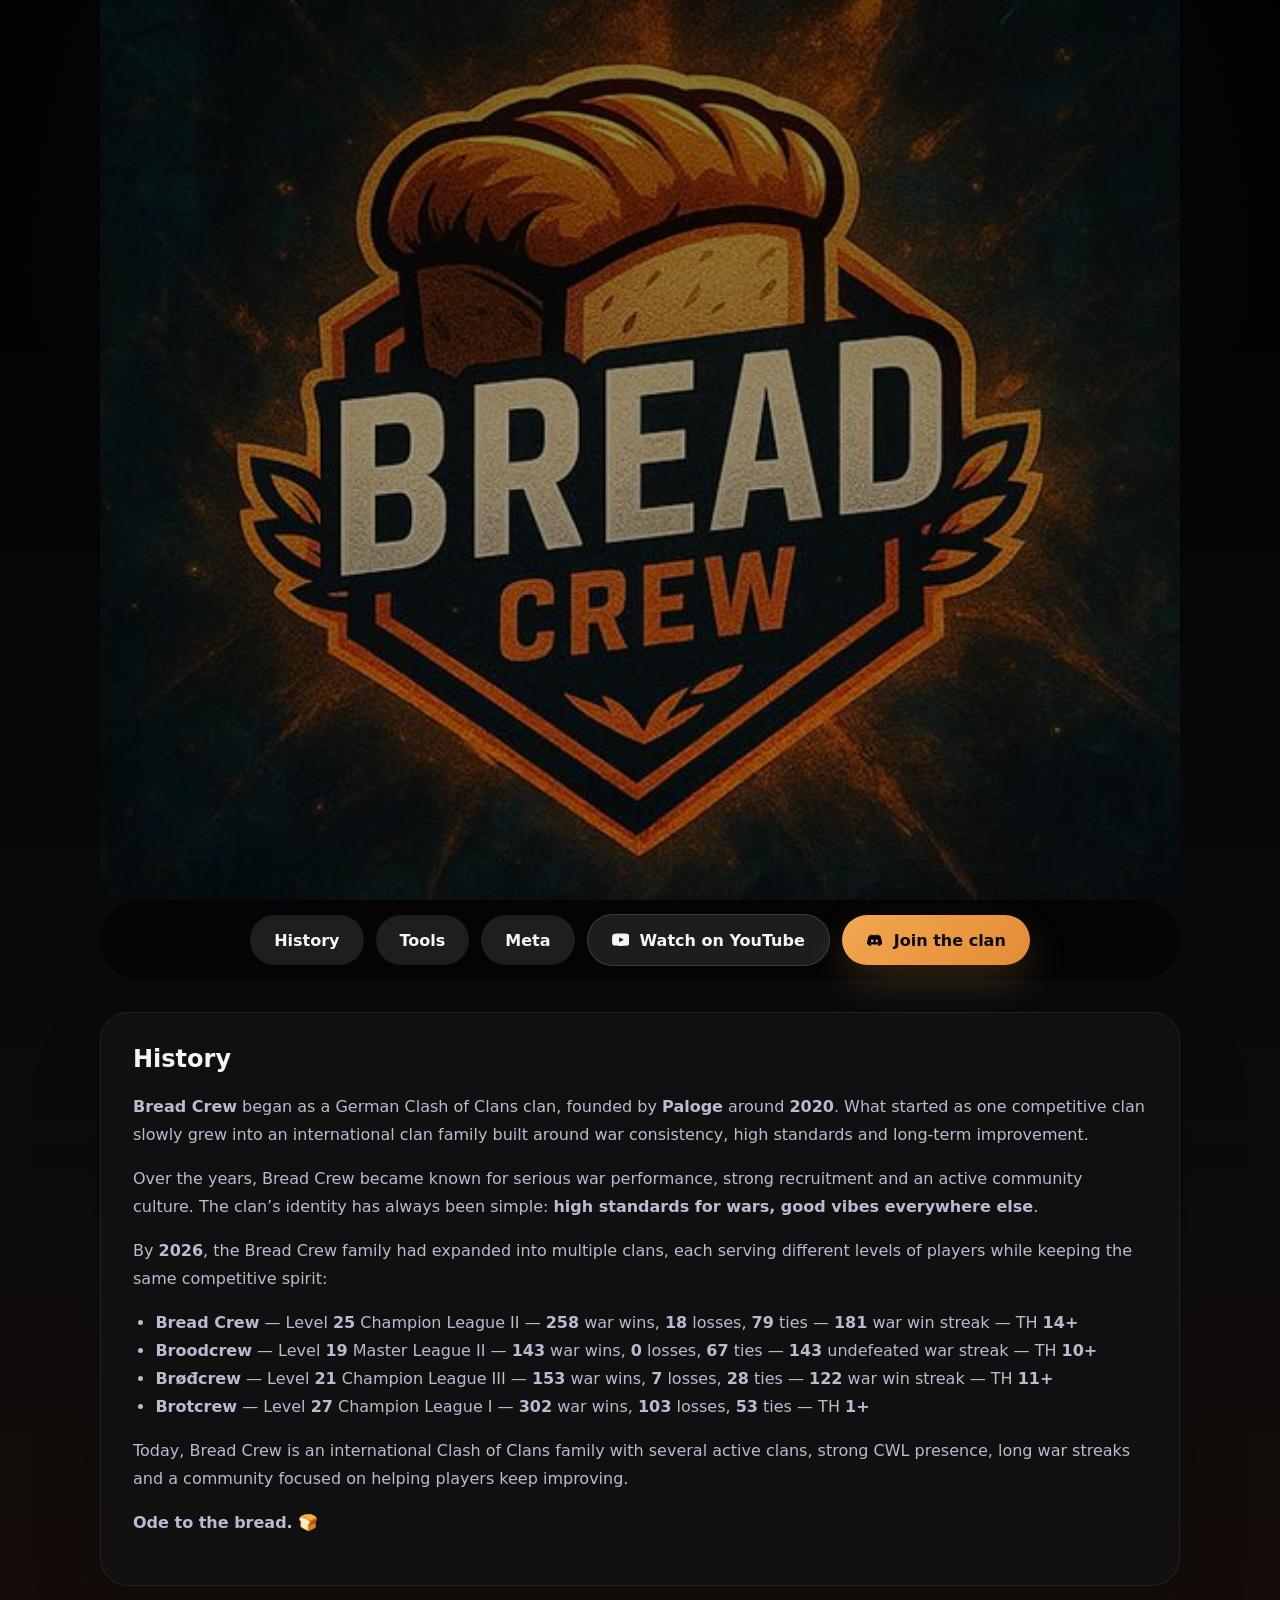
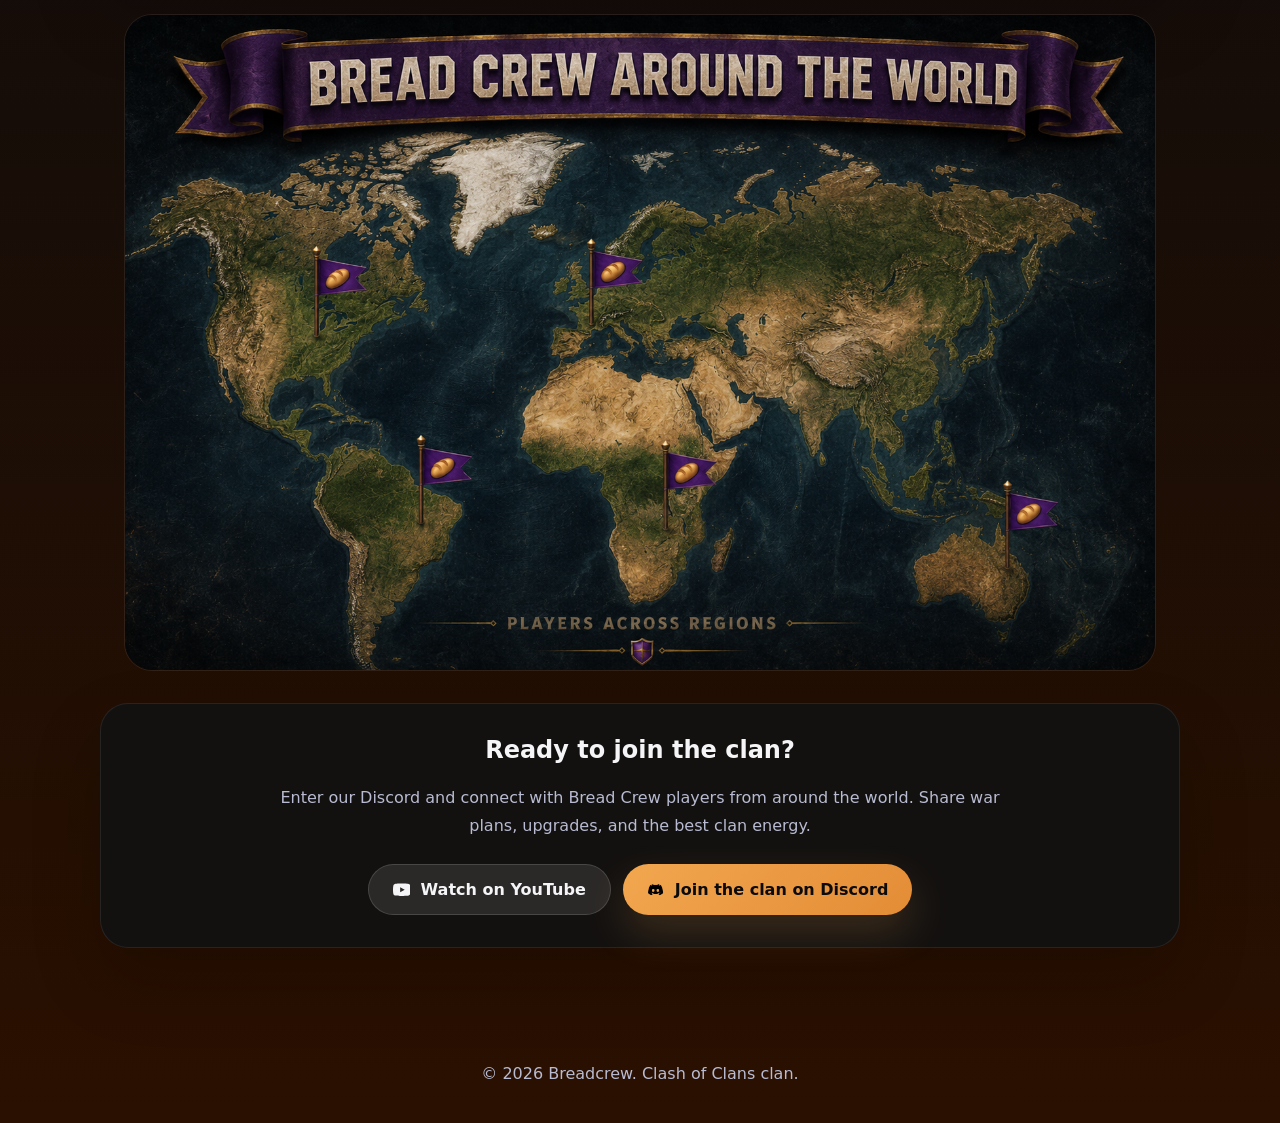
<file: index.html>
<!DOCTYPE html>
<html lang="en-US">
<head>
  <meta charset="UTF-8" />
  <meta name="viewport" content="width=device-width, initial-scale=1.0" />
  <title>Bread Crew | Clash of Clans Clan</title>
  <link rel="icon" type="image/png" href="favicon.png" />
  <link rel="stylesheet" href="styles.css" />
</head>
<body>
  <main>
    <section class="hero"></section>

    <nav class="nav-menu">
      <a class="button" href="#history">History</a>
      <a class="button" href="tools.html">Tools</a>
      <a class="button" href="meta.html">Meta</a>
      <a class="button button-secondary youtube-button" href="https://www.youtube.com/channel/UCLmD2WN4v5698R3k-Q07QJw" target="_blank" rel="noopener noreferrer" aria-label="Watch on YouTube">
        <svg class="youtube-icon" viewBox="0 0 24 24" aria-hidden="true">
          <path d="M23.5 6.2a3.01 3.01 0 0 0-2.12-2.12C19.56 3.5 12 3.5 12 3.5s-7.56 0-9.38.58A3.01 3.01 0 0 0 .5 6.2 31.3 31.3 0 0 0 0 12a31.3 31.3 0 0 0 .5 5.8 3.01 3.01 0 0 0 2.12 2.12c1.82.58 9.38.58 9.38.58s7.56 0 9.38-.58a3.01 3.01 0 0 0 2.12-2.12A31.3 31.3 0 0 0 24 12a31.3 31.3 0 0 0-.5-5.8ZM9.75 15.5V8.5l6.25 3.5-6.25 3.5Z" fill="currentColor"/>
        </svg>
        <span>Watch on YouTube</span>
      </a>
      <a class="button button-primary discord-button" href="https://discord.com/invite/breadcrew" target="_blank" rel="noopener noreferrer" aria-label="Join the clan on Discord">
        <img class="discord-icon" src="discord-icon.png" alt="Discord" />
        <span>Join the clan</span>
      </a>
    </nav>

    <section id="history" class="content-block">
      <h2>History</h2>
      <p><strong>Bread Crew</strong> began as a German Clash of Clans clan, founded by <strong>Paloge</strong> around <strong>2020</strong>. What started as one competitive clan slowly grew into an international clan family built around war consistency, high standards and long-term improvement.</p>
      <p>Over the years, Bread Crew became known for serious war performance, strong recruitment and an active community culture. The clan’s identity has always been simple: <strong>high standards for wars, good vibes everywhere else</strong>.</p>
      <p>By <strong>2026</strong>, the Bread Crew family had expanded into multiple clans, each serving different levels of players while keeping the same competitive spirit:</p>
      <ul>
        <li><strong>Bread Crew</strong> — Level <strong>25</strong> Champion League II — <strong>258</strong> war wins, <strong>18</strong> losses, <strong>79</strong> ties — <strong>181</strong> war win streak — TH <strong>14+</strong></li>
        <li><strong>Broodcrew</strong> — Level <strong>19</strong> Master League II — <strong>143</strong> war wins, <strong>0</strong> losses, <strong>67</strong> ties — <strong>143</strong> undefeated war streak — TH <strong>10+</strong></li>
        <li><strong>Brøđcrew</strong> — Level <strong>21</strong> Champion League III — <strong>153</strong> war wins, <strong>7</strong> losses, <strong>28</strong> ties — <strong>122</strong> war win streak — TH <strong>11+</strong></li>
        <li><strong>Brotcrew</strong> — Level <strong>27</strong> Champion League I — <strong>302</strong> war wins, <strong>103</strong> losses, <strong>53</strong> ties — TH <strong>1+</strong></li>
      </ul>
      <p>Today, Bread Crew is an international Clash of Clans family with several active clans, strong CWL presence, long war streaks and a community focused on helping players keep improving.</p>
      <p><strong>Ode to the bread. 🍞</strong></p>
    </section>

    <section class="map-section">
      <img src="map.png" alt="Bread Crew map showing players around the world" />
    </section>

    <section class="cta-block content-block">
      <h2>Ready to join the clan?</h2>
      <p>Enter our Discord and connect with Bread Crew players from around the world. Share war plans, upgrades, and the best clan energy.</p>
      <div class="cta-actions">
        <a class="button button-secondary youtube-button" href="https://www.youtube.com/channel/UCLmD2WN4v5698R3k-Q07QJw" target="_blank" rel="noopener noreferrer" aria-label="Watch on YouTube">
          <svg class="youtube-icon" viewBox="0 0 24 24" aria-hidden="true">
            <path d="M23.5 6.2a3.01 3.01 0 0 0-2.12-2.12C19.56 3.5 12 3.5 12 3.5s-7.56 0-9.38.58A3.01 3.01 0 0 0 .5 6.2 31.3 31.3 0 0 0 0 12a31.3 31.3 0 0 0 .5 5.8 3.01 3.01 0 0 0 2.12 2.12c1.82.58 9.38.58 9.38.58s7.56 0 9.38-.58a3.01 3.01 0 0 0 2.12-2.12A31.3 31.3 0 0 0 24 12a31.3 31.3 0 0 0-.5-5.8ZM9.75 15.5V8.5l6.25 3.5-6.25 3.5Z" fill="currentColor"/>
          </svg>
          <span>Watch on YouTube</span>
        </a>
        <a class="button button-primary discord-button" href="https://discord.com/invite/breadcrew" target="_blank" rel="noopener noreferrer" aria-label="Join the clan on Discord">
          <img class="discord-icon" src="discord-icon.png" alt="Discord" />
          <span>Join the clan on Discord</span>
        </a>
      </div>
    </section>
  </main>

  <footer class="site-footer">
    <p>© 2026 Breadcrew. Clash of Clans clan.</p>
  </footer>
</body>
</html>
</file>
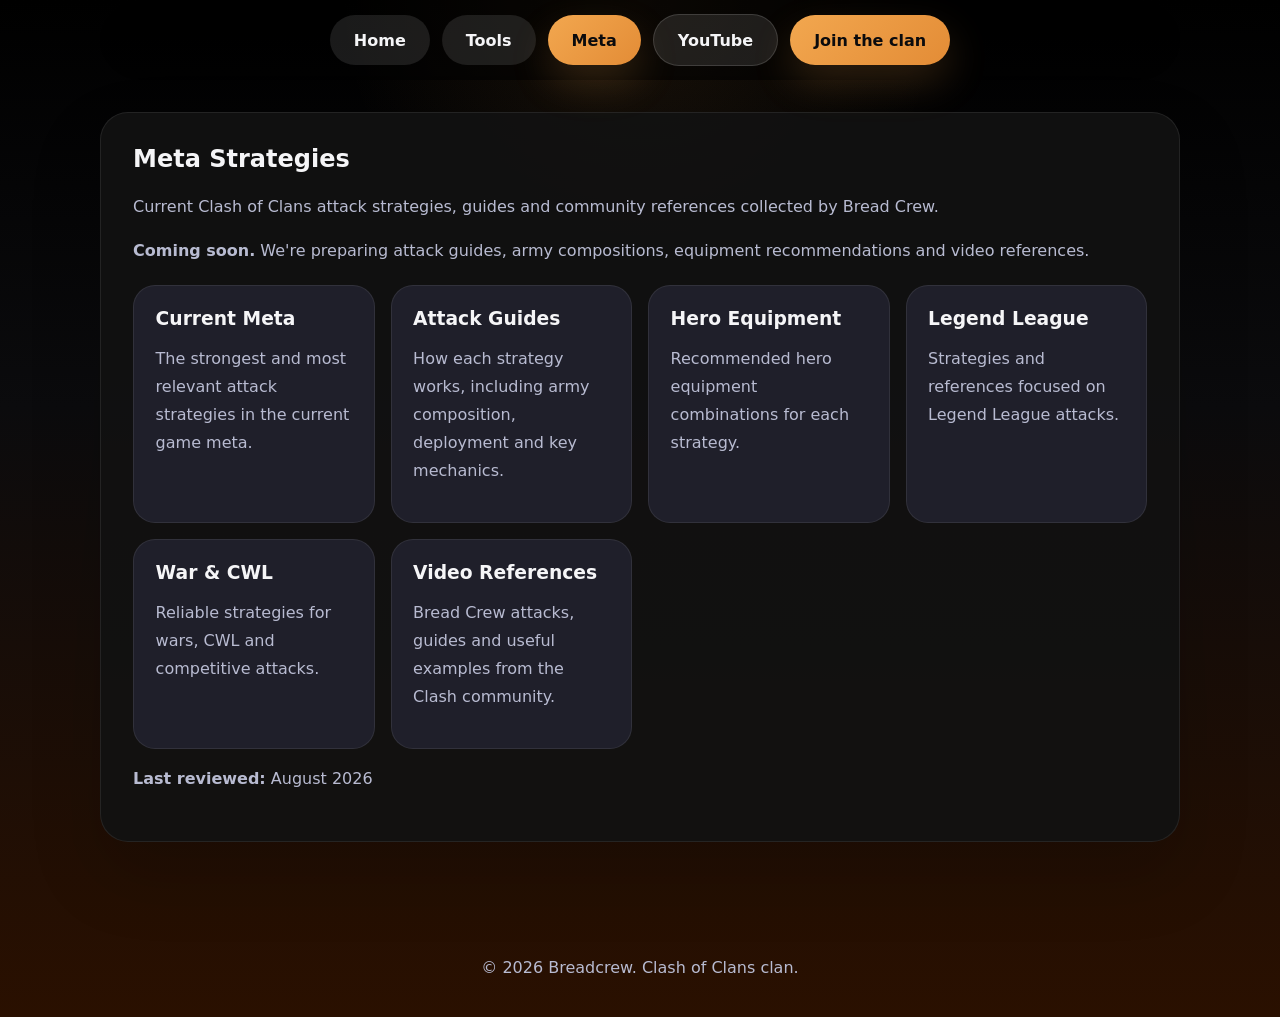
<file: meta.html>
<!DOCTYPE html>
<html lang="en-US">
<head>
  <meta charset="UTF-8" />
  <meta name="viewport" content="width=device-width, initial-scale=1.0" />
  <title>Meta Strategies | Bread Crew</title>
  <link rel="icon" type="image/png" href="favicon.png" />
  <link rel="stylesheet" href="styles.css" />
</head>

<body>
  <main>

    <nav class="nav-menu">
      <a class="button" href="index.html">Home</a>
      <a class="button" href="tools.html">Tools</a>
      <a class="button button-primary" href="meta.html">Meta</a>
      <a class="button button-secondary"
         href="https://www.youtube.com/channel/UCLmD2WN4v5698R3k-Q07QJw"
         target="_blank"
         rel="noopener noreferrer">
        YouTube
      </a>
      <a class="button button-primary"
         href="https://discord.com/invite/breadcrew"
         target="_blank"
         rel="noopener noreferrer">
        Join the clan
      </a>
    </nav>

    <section class="content-block">
      <h2>Meta Strategies</h2>

      <p>
        Current Clash of Clans attack strategies,
        guides and community references collected by Bread Crew.
      </p>

      <p>
        <strong>Coming soon.</strong>
        We're preparing attack guides, army compositions,
        equipment recommendations and video references.
      </p>

      <div class="cards">

        <article class="card">
          <h3>Current Meta</h3>
          <p>
            The strongest and most relevant attack
            strategies in the current game meta.
          </p>
        </article>

        <article class="card">
          <h3>Attack Guides</h3>
          <p>
            How each strategy works, including army composition,
            deployment and key mechanics.
          </p>
        </article>

        <article class="card">
          <h3>Hero Equipment</h3>
          <p>
            Recommended hero equipment combinations
            for each strategy.
          </p>
        </article>

        <article class="card">
          <h3>Legend League</h3>
          <p>
            Strategies and references focused
            on Legend League attacks.
          </p>
        </article>

        <article class="card">
          <h3>War & CWL</h3>
          <p>
            Reliable strategies for wars,
            CWL and competitive attacks.
          </p>
        </article>

        <article class="card">
          <h3>Video References</h3>
          <p>
            Bread Crew attacks, guides and useful
            examples from the Clash community.
          </p>
        </article>

      </div>

      <p>
        <strong>Last reviewed:</strong> August 2026
      </p>
    </section>

  </main>

  <footer class="site-footer">
    <p>© 2026 Breadcrew. Clash of Clans clan.</p>
  </footer>

</body>
</html>
</file>
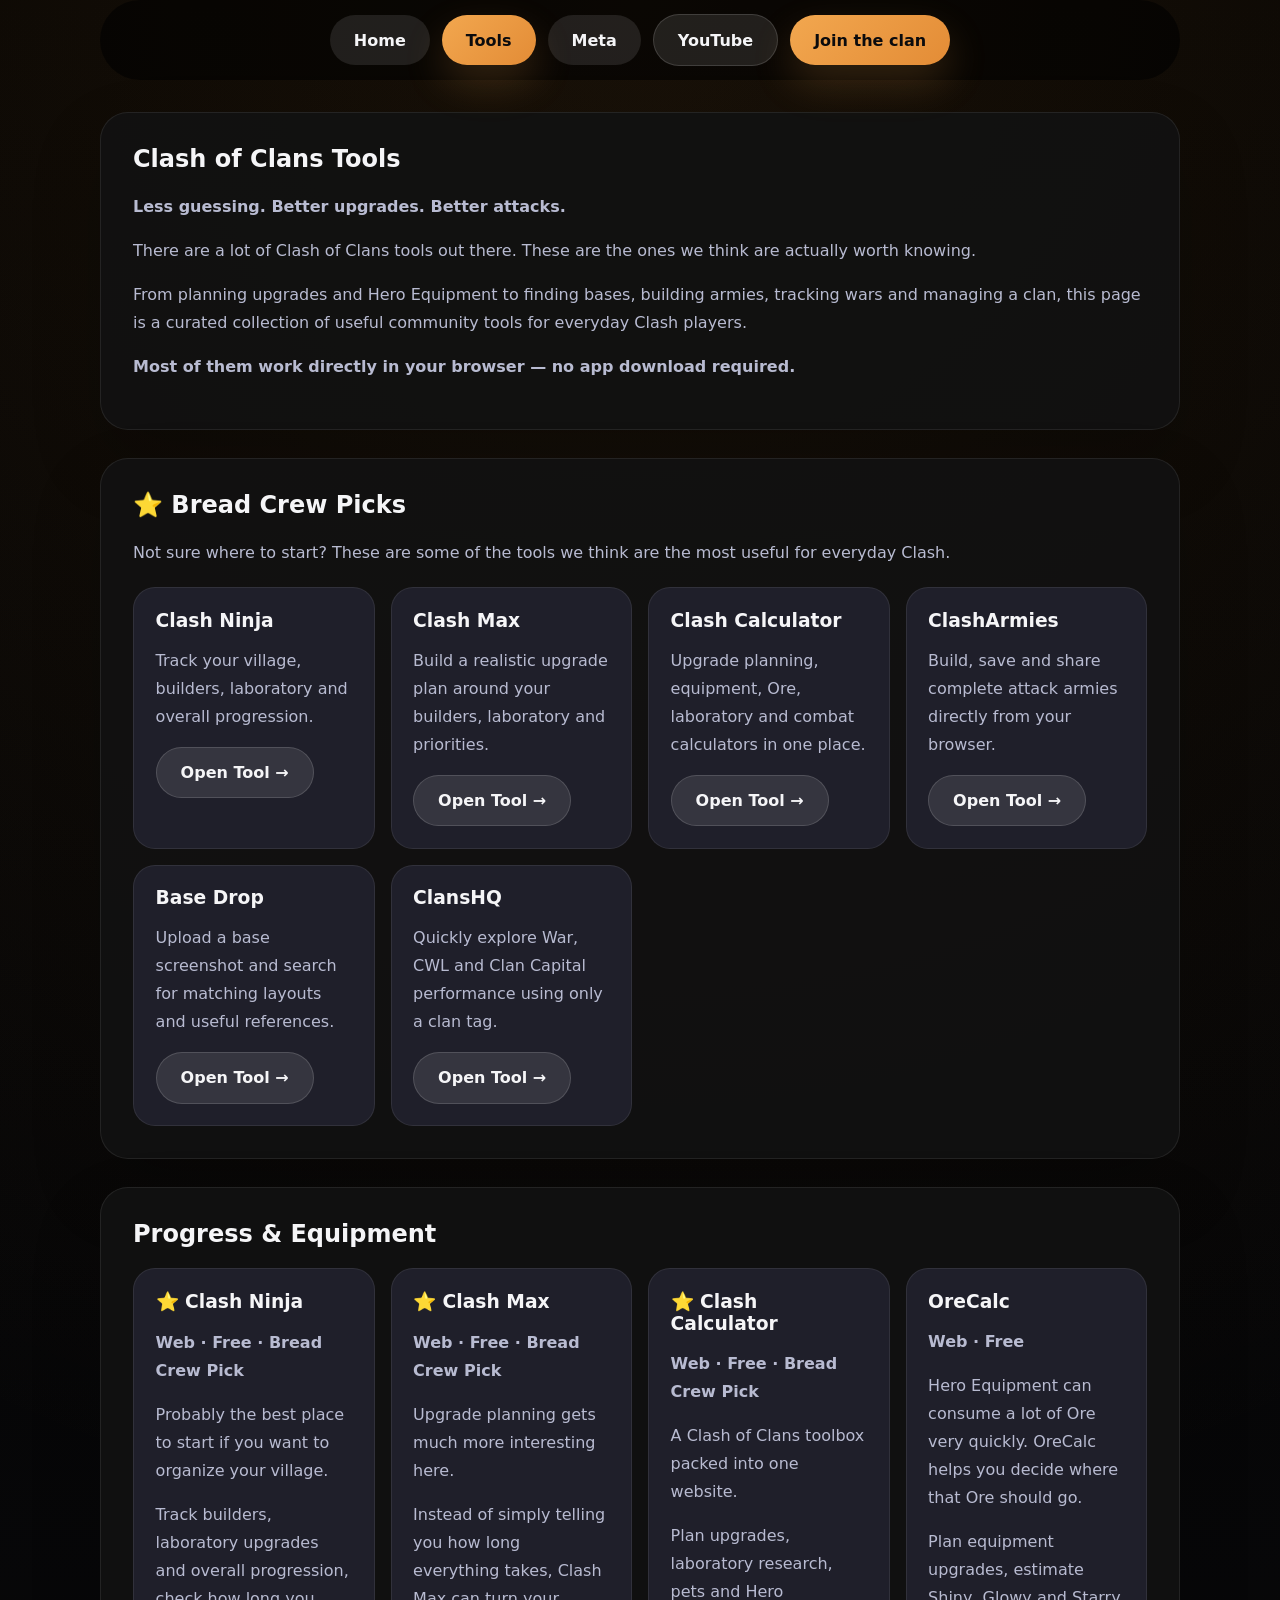
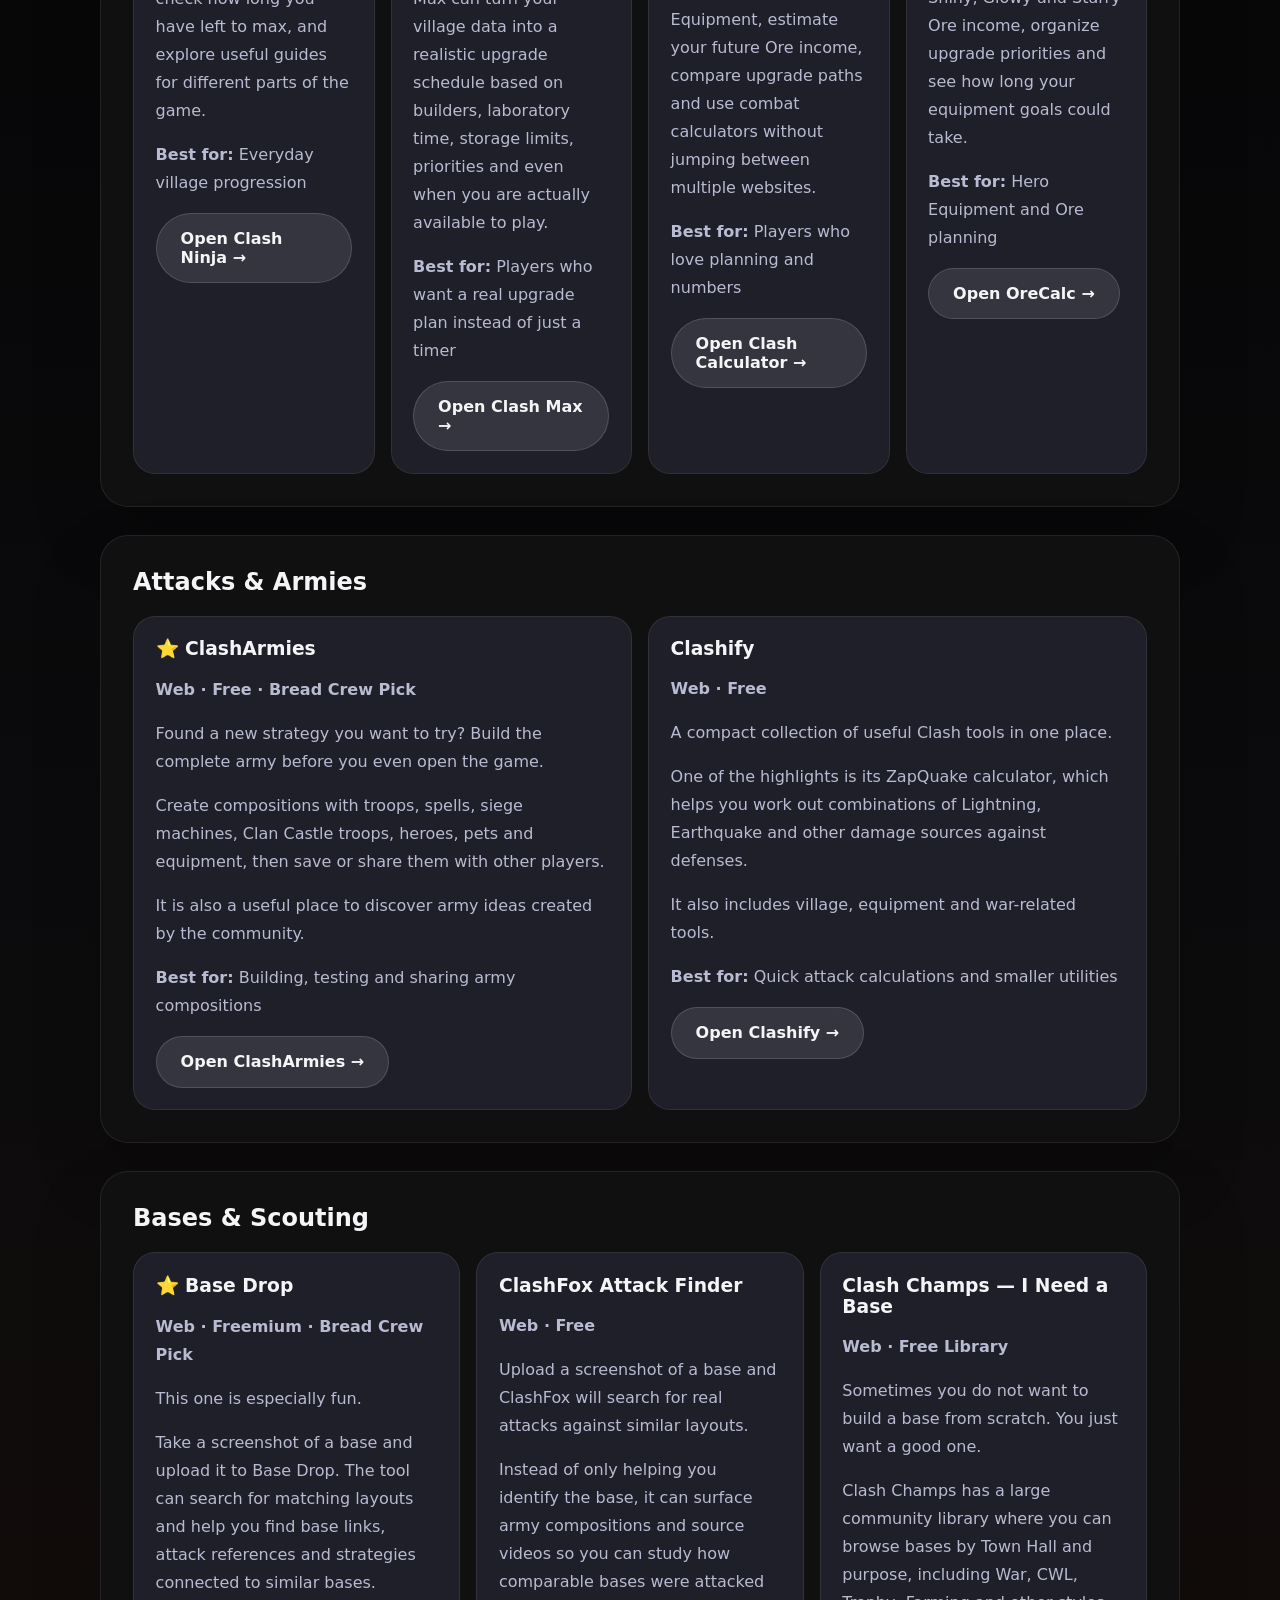
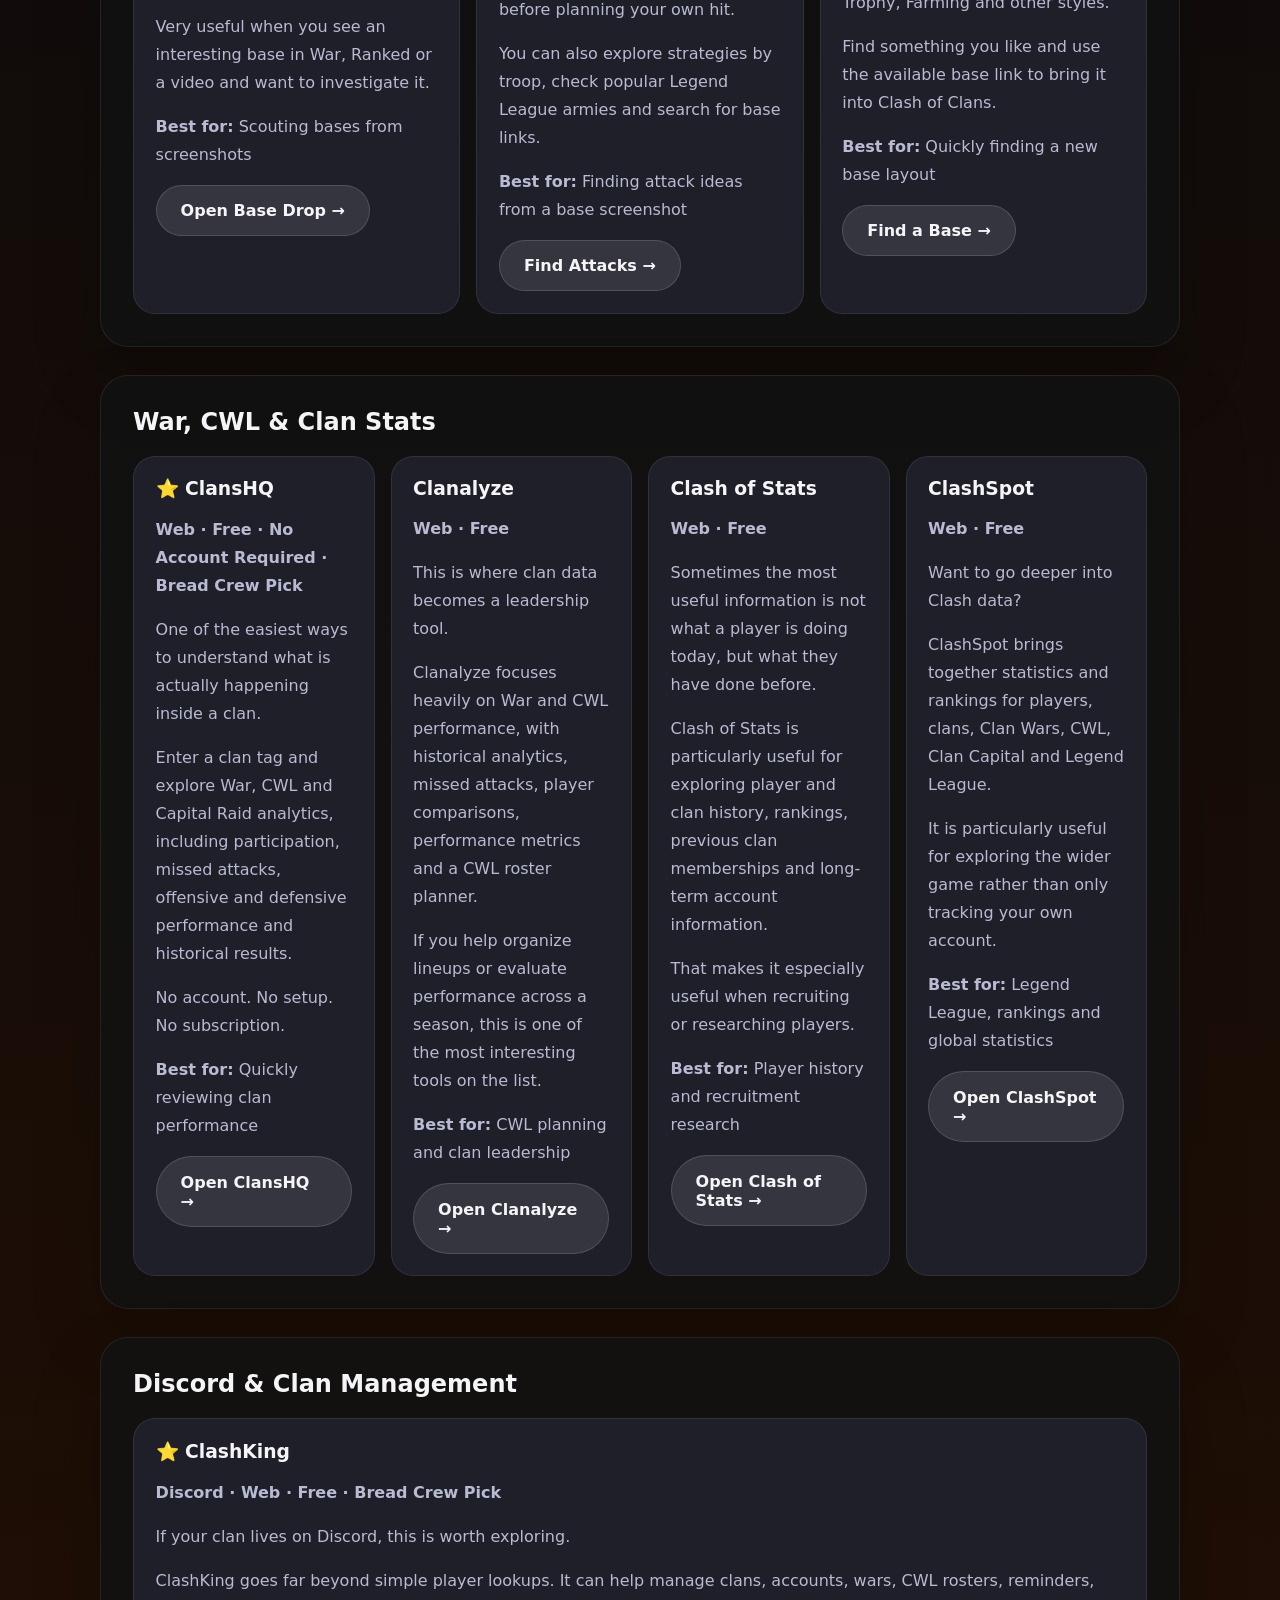
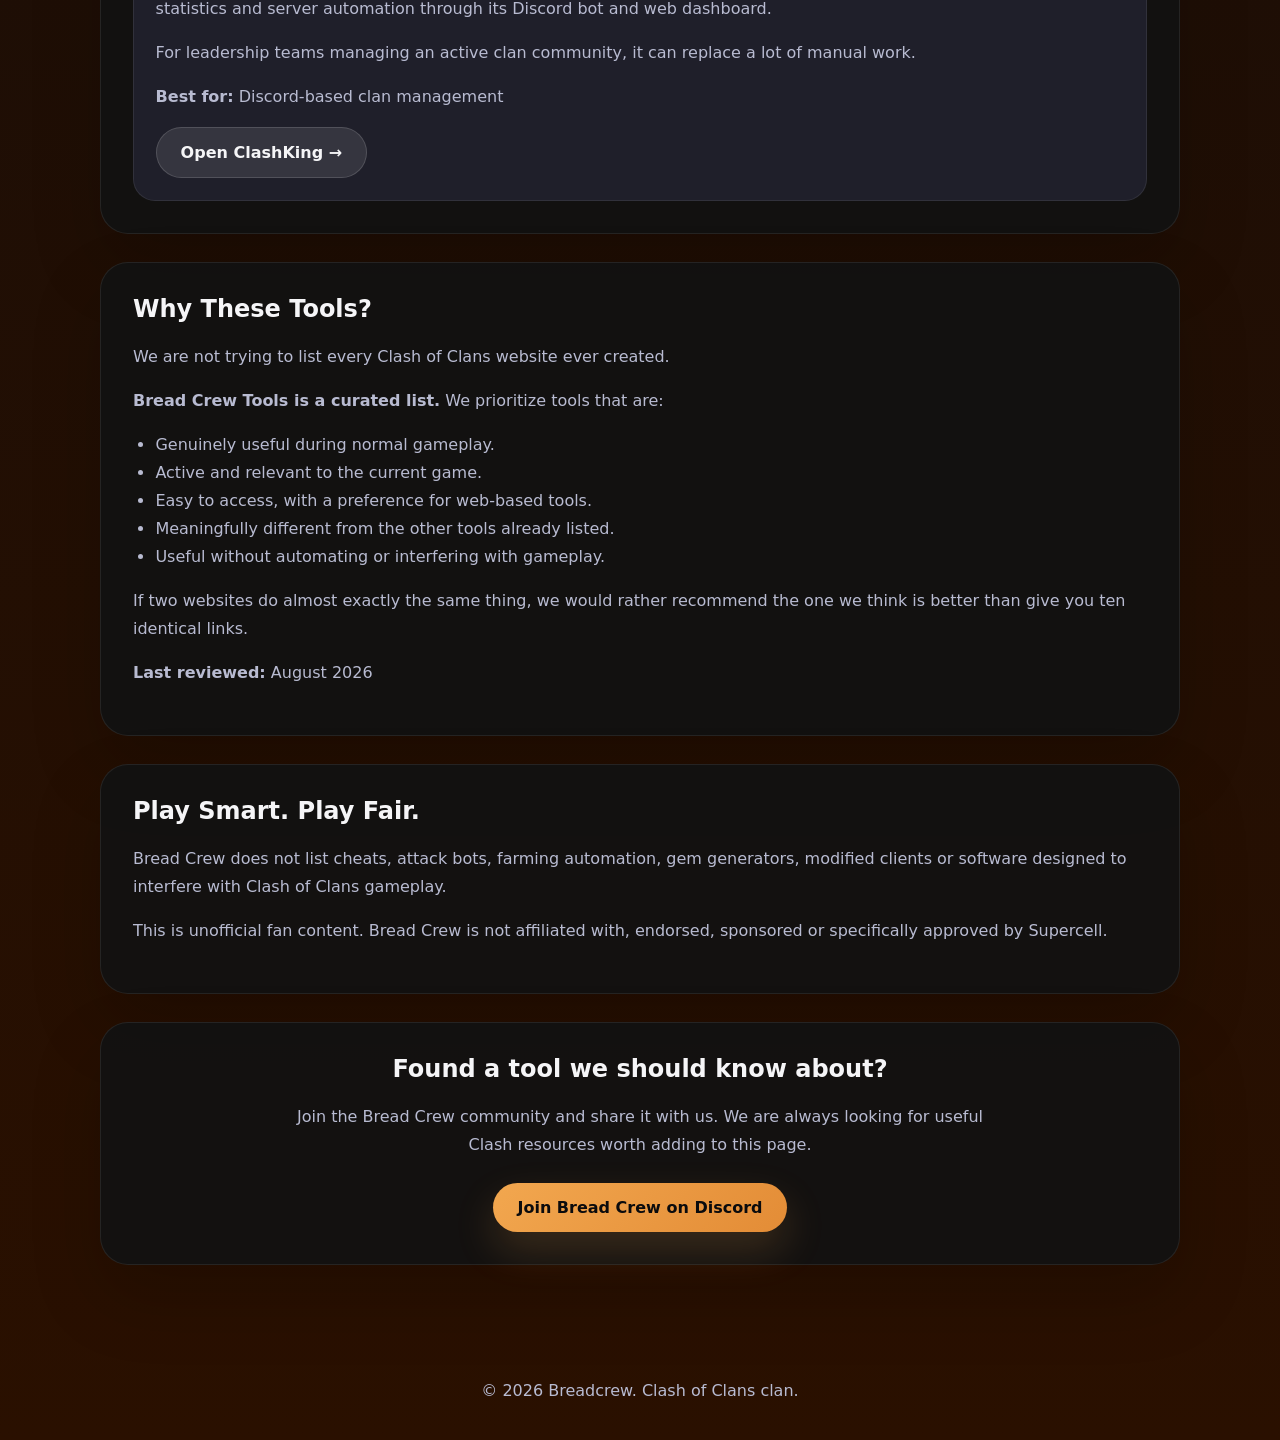
<file: tools.html>
<!DOCTYPE html>
<html lang="en-US">
<head>
  <meta charset="UTF-8" />
  <meta name="viewport" content="width=device-width, initial-scale=1.0" />

  <title>Clash of Clans Tools | Bread Crew</title>

  <meta
    name="description"
    content="A curated collection of useful Clash of Clans tools for upgrades, armies, bases, wars, CWL, clan management and more."
  />

  <link rel="icon" type="image/png" href="favicon.png" />
  <link rel="stylesheet" href="styles.css" />
</head>

<body>

  <main>

    <!-- Navigation -->
    <nav class="nav-menu">
      <a class="button" href="index.html">Home</a>

      <a class="button button-primary" href="tools.html">
        Tools
      </a>

      <a class="button" href="meta.html">
        Meta
      </a>

      <a
        class="button button-secondary"
        href="https://www.youtube.com/channel/UCLmD2WN4v5698R3k-Q07QJw"
        target="_blank"
        rel="noopener noreferrer"
      >
        YouTube
      </a>

      <a
        class="button button-primary"
        href="https://discord.com/invite/breadcrew"
        target="_blank"
        rel="noopener noreferrer"
      >
        Join the clan
      </a>
    </nav>


    <!-- Introduction -->
    <section class="content-block">

      <h2>Clash of Clans Tools</h2>

      <p>
        <strong>Less guessing. Better upgrades. Better attacks.</strong>
      </p>

      <p>
        There are a lot of Clash of Clans tools out there.
        These are the ones we think are actually worth knowing.
      </p>

      <p>
        From planning upgrades and Hero Equipment to finding bases,
        building armies, tracking wars and managing a clan,
        this page is a curated collection of useful community tools
        for everyday Clash players.
      </p>

      <p>
        <strong>
          Most of them work directly in your browser — no app download required.
        </strong>
      </p>

    </section>


    <!-- Bread Crew Picks -->
    <section class="content-block">

      <h2>⭐ Bread Crew Picks</h2>

      <p>
        Not sure where to start? These are some of the tools
        we think are the most useful for everyday Clash.
      </p>

      <div class="cards">

        <article class="card">
          <h3>Clash Ninja</h3>
          <p>
            Track your village, builders, laboratory and overall progression.
          </p>
          <a
            class="button button-secondary"
            href="https://www.clash.ninja/"
            target="_blank"
            rel="noopener noreferrer"
          >
            Open Tool →
          </a>
        </article>


        <article class="card">
          <h3>Clash Max</h3>
          <p>
            Build a realistic upgrade plan around your builders,
            laboratory and priorities.
          </p>
          <a
            class="button button-secondary"
            href="https://clashmax.org/"
            target="_blank"
            rel="noopener noreferrer"
          >
            Open Tool →
          </a>
        </article>


        <article class="card">
          <h3>Clash Calculator</h3>
          <p>
            Upgrade planning, equipment, Ore, laboratory
            and combat calculators in one place.
          </p>
          <a
            class="button button-secondary"
            href="https://clashcalculator.com/"
            target="_blank"
            rel="noopener noreferrer"
          >
            Open Tool →
          </a>
        </article>


        <article class="card">
          <h3>ClashArmies</h3>
          <p>
            Build, save and share complete attack armies
            directly from your browser.
          </p>
          <a
            class="button button-secondary"
            href="https://clasharmies.com/"
            target="_blank"
            rel="noopener noreferrer"
          >
            Open Tool →
          </a>
        </article>


        <article class="card">
          <h3>Base Drop</h3>
          <p>
            Upload a base screenshot and search for matching layouts
            and useful references.
          </p>
          <a
            class="button button-secondary"
            href="https://cocbasedrop.com/"
            target="_blank"
            rel="noopener noreferrer"
          >
            Open Tool →
          </a>
        </article>


        <article class="card">
          <h3>ClansHQ</h3>
          <p>
            Quickly explore War, CWL and Clan Capital performance
            using only a clan tag.
          </p>
          <a
            class="button button-secondary"
            href="https://clans-hq.com/"
            target="_blank"
            rel="noopener noreferrer"
          >
            Open Tool →
          </a>
        </article>

      </div>

    </section>


    <!-- Progress -->
    <section class="content-block">

      <h2>Progress & Equipment</h2>

      <div class="cards">

        <article class="card">

          <h3>⭐ Clash Ninja</h3>

          <p>
            <strong>Web · Free · Bread Crew Pick</strong>
          </p>

          <p>
            Probably the best place to start if you want to organize
            your village.
          </p>

          <p>
            Track builders, laboratory upgrades and overall progression,
            check how long you have left to max, and explore useful guides
            for different parts of the game.
          </p>

          <p>
            <strong>Best for:</strong>
            Everyday village progression
          </p>

          <a
            class="button button-secondary"
            href="https://www.clash.ninja/"
            target="_blank"
            rel="noopener noreferrer"
          >
            Open Clash Ninja →
          </a>

        </article>


        <article class="card">

          <h3>⭐ Clash Max</h3>

          <p>
            <strong>Web · Free · Bread Crew Pick</strong>
          </p>

          <p>
            Upgrade planning gets much more interesting here.
          </p>

          <p>
            Instead of simply telling you how long everything takes,
            Clash Max can turn your village data into a realistic
            upgrade schedule based on builders, laboratory time,
            storage limits, priorities and even when you are
            actually available to play.
          </p>

          <p>
            <strong>Best for:</strong>
            Players who want a real upgrade plan instead of just a timer
          </p>

          <a
            class="button button-secondary"
            href="https://clashmax.org/"
            target="_blank"
            rel="noopener noreferrer"
          >
            Open Clash Max →
          </a>

        </article>


        <article class="card">

          <h3>⭐ Clash Calculator</h3>

          <p>
            <strong>Web · Free · Bread Crew Pick</strong>
          </p>

          <p>
            A Clash of Clans toolbox packed into one website.
          </p>

          <p>
            Plan upgrades, laboratory research, pets and Hero Equipment,
            estimate your future Ore income, compare upgrade paths
            and use combat calculators without jumping between
            multiple websites.
          </p>

          <p>
            <strong>Best for:</strong>
            Players who love planning and numbers
          </p>

          <a
            class="button button-secondary"
            href="https://clashcalculator.com/"
            target="_blank"
            rel="noopener noreferrer"
          >
            Open Clash Calculator →
          </a>

        </article>


        <article class="card">

          <h3>OreCalc</h3>

          <p>
            <strong>Web · Free</strong>
          </p>

          <p>
            Hero Equipment can consume a lot of Ore very quickly.
            OreCalc helps you decide where that Ore should go.
          </p>

          <p>
            Plan equipment upgrades, estimate Shiny, Glowy and Starry
            Ore income, organize upgrade priorities and see how long
            your equipment goals could take.
          </p>

          <p>
            <strong>Best for:</strong>
            Hero Equipment and Ore planning
          </p>

          <a
            class="button button-secondary"
            href="https://orecalc.tech/"
            target="_blank"
            rel="noopener noreferrer"
          >
            Open OreCalc →
          </a>

        </article>

      </div>

    </section>


    <!-- Attacks -->
    <section class="content-block">

      <h2>Attacks & Armies</h2>

      <div class="cards">

        <article class="card">

          <h3>⭐ ClashArmies</h3>

          <p>
            <strong>Web · Free · Bread Crew Pick</strong>
          </p>

          <p>
            Found a new strategy you want to try?
            Build the complete army before you even open the game.
          </p>

          <p>
            Create compositions with troops, spells, siege machines,
            Clan Castle troops, heroes, pets and equipment,
            then save or share them with other players.
          </p>

          <p>
            It is also a useful place to discover army ideas
            created by the community.
          </p>

          <p>
            <strong>Best for:</strong>
            Building, testing and sharing army compositions
          </p>

          <a
            class="button button-secondary"
            href="https://clasharmies.com/"
            target="_blank"
            rel="noopener noreferrer"
          >
            Open ClashArmies →
          </a>

        </article>


        <article class="card">

          <h3>Clashify</h3>

          <p>
            <strong>Web · Free</strong>
          </p>

          <p>
            A compact collection of useful Clash tools in one place.
          </p>

          <p>
            One of the highlights is its ZapQuake calculator,
            which helps you work out combinations of Lightning,
            Earthquake and other damage sources against defenses.
          </p>

          <p>
            It also includes village, equipment and war-related tools.
          </p>

          <p>
            <strong>Best for:</strong>
            Quick attack calculations and smaller utilities
          </p>

          <a
            class="button button-secondary"
            href="https://clashify.app/"
            target="_blank"
            rel="noopener noreferrer"
          >
            Open Clashify →
          </a>

        </article>

      </div>

    </section>


    <!-- Bases -->
    <section class="content-block">

      <h2>Bases & Scouting</h2>

      <div class="cards">

        <article class="card">

          <h3>⭐ Base Drop</h3>

          <p>
            <strong>Web · Freemium · Bread Crew Pick</strong>
          </p>

          <p>
            This one is especially fun.
          </p>

          <p>
            Take a screenshot of a base and upload it to Base Drop.
            The tool can search for matching layouts and help you
            find base links, attack references and strategies
            connected to similar bases.
          </p>

          <p>
            Very useful when you see an interesting base in War,
            Ranked or a video and want to investigate it.
          </p>

          <p>
            <strong>Best for:</strong>
            Scouting bases from screenshots
          </p>

          <a
            class="button button-secondary"
            href="https://cocbasedrop.com/"
            target="_blank"
            rel="noopener noreferrer"
          >
            Open Base Drop →
          </a>

        </article>


        <article class="card">

          <h3>ClashFox Attack Finder</h3>

          <p>
            <strong>Web · Free</strong>
          </p>

          <p>
            Upload a screenshot of a base and ClashFox will search
            for real attacks against similar layouts.
          </p>

          <p>
            Instead of only helping you identify the base,
            it can surface army compositions and source videos
            so you can study how comparable bases were attacked
            before planning your own hit.
          </p>

          <p>
            You can also explore strategies by troop,
            check popular Legend League armies
            and search for base links.
          </p>

          <p>
            <strong>Best for:</strong>
            Finding attack ideas from a base screenshot
          </p>

          <a
            class="button button-secondary"
            href="https://clashfox.com/attack-finder"
            target="_blank"
            rel="noopener noreferrer"
          >
            Find Attacks →
          </a>

        </article>


        <article class="card">

          <h3>Clash Champs — I Need a Base</h3>

          <p>
            <strong>Web · Free Library</strong>
          </p>

          <p>
            Sometimes you do not want to build a base from scratch.
            You just want a good one.
          </p>

          <p>
            Clash Champs has a large community library where you
            can browse bases by Town Hall and purpose,
            including War, CWL, Trophy, Farming and other styles.
          </p>

          <p>
            Find something you like and use the available base link
            to bring it into Clash of Clans.
          </p>

          <p>
            <strong>Best for:</strong>
            Quickly finding a new base layout
          </p>

          <a
            class="button button-secondary"
            href="https://www.clashchamps.com/i-need-a-base/"
            target="_blank"
            rel="noopener noreferrer"
          >
            Find a Base →
          </a>

        </article>

      </div>

    </section>


    <!-- Clan Analytics -->
    <section class="content-block">

      <h2>War, CWL & Clan Stats</h2>

      <div class="cards">

        <article class="card">

          <h3>⭐ ClansHQ</h3>

          <p>
            <strong>Web · Free · No Account Required · Bread Crew Pick</strong>
          </p>

          <p>
            One of the easiest ways to understand what is actually
            happening inside a clan.
          </p>

          <p>
            Enter a clan tag and explore War, CWL and Capital Raid
            analytics, including participation, missed attacks,
            offensive and defensive performance and historical results.
          </p>

          <p>
            No account. No setup. No subscription.
          </p>

          <p>
            <strong>Best for:</strong>
            Quickly reviewing clan performance
          </p>

          <a
            class="button button-secondary"
            href="https://clans-hq.com/"
            target="_blank"
            rel="noopener noreferrer"
          >
            Open ClansHQ →
          </a>

        </article>


        <article class="card">

          <h3>Clanalyze</h3>

          <p>
            <strong>Web · Free</strong>
          </p>

          <p>
            This is where clan data becomes a leadership tool.
          </p>

          <p>
            Clanalyze focuses heavily on War and CWL performance,
            with historical analytics, missed attacks,
            player comparisons, performance metrics
            and a CWL roster planner.
          </p>

          <p>
            If you help organize lineups or evaluate performance
            across a season, this is one of the most interesting
            tools on the list.
          </p>

          <p>
            <strong>Best for:</strong>
            CWL planning and clan leadership
          </p>

          <a
            class="button button-secondary"
            href="https://clanalyze.com/"
            target="_blank"
            rel="noopener noreferrer"
          >
            Open Clanalyze →
          </a>

        </article>


        <article class="card">

          <h3>Clash of Stats</h3>

          <p>
            <strong>Web · Free</strong>
          </p>

          <p>
            Sometimes the most useful information is not what
            a player is doing today, but what they have done before.
          </p>

          <p>
            Clash of Stats is particularly useful for exploring
            player and clan history, rankings, previous clan memberships
            and long-term account information.
          </p>

          <p>
            That makes it especially useful when recruiting
            or researching players.
          </p>

          <p>
            <strong>Best for:</strong>
            Player history and recruitment research
          </p>

          <a
            class="button button-secondary"
            href="https://www.clashofstats.com/"
            target="_blank"
            rel="noopener noreferrer"
          >
            Open Clash of Stats →
          </a>

        </article>


        <article class="card">

          <h3>ClashSpot</h3>

          <p>
            <strong>Web · Free</strong>
          </p>

          <p>
            Want to go deeper into Clash data?
          </p>

          <p>
            ClashSpot brings together statistics and rankings
            for players, clans, Clan Wars, CWL,
            Clan Capital and Legend League.
          </p>

          <p>
            It is particularly useful for exploring the wider game
            rather than only tracking your own account.
          </p>

          <p>
            <strong>Best for:</strong>
            Legend League, rankings and global statistics
          </p>

          <a
            class="button button-secondary"
            href="https://clashspot.net/en"
            target="_blank"
            rel="noopener noreferrer"
          >
            Open ClashSpot →
          </a>

        </article>

      </div>

    </section>


    <!-- Discord -->
    <section class="content-block">

      <h2>Discord & Clan Management</h2>

      <div class="cards">

        <article class="card">

          <h3>⭐ ClashKing</h3>

          <p>
            <strong>Discord · Web · Free · Bread Crew Pick</strong>
          </p>

          <p>
            If your clan lives on Discord, this is worth exploring.
          </p>

          <p>
            ClashKing goes far beyond simple player lookups.
            It can help manage clans, accounts, wars, CWL rosters,
            reminders, statistics and server automation through
            its Discord bot and web dashboard.
          </p>

          <p>
            For leadership teams managing an active clan community,
            it can replace a lot of manual work.
          </p>

          <p>
            <strong>Best for:</strong>
            Discord-based clan management
          </p>

          <a
            class="button button-secondary"
            href="https://clashk.ing/"
            target="_blank"
            rel="noopener noreferrer"
          >
            Open ClashKing →
          </a>

        </article>

      </div>

    </section>


    <!-- Philosophy -->
    <section class="content-block">

      <h2>Why These Tools?</h2>

      <p>
        We are not trying to list every Clash of Clans website ever created.
      </p>

      <p>
        <strong>Bread Crew Tools is a curated list.</strong>
        We prioritize tools that are:
      </p>

      <ul>
        <li>
          Genuinely useful during normal gameplay.
        </li>

        <li>
          Active and relevant to the current game.
        </li>

        <li>
          Easy to access, with a preference for web-based tools.
        </li>

        <li>
          Meaningfully different from the other tools already listed.
        </li>

        <li>
          Useful without automating or interfering with gameplay.
        </li>
      </ul>

      <p>
        If two websites do almost exactly the same thing,
        we would rather recommend the one we think is better
        than give you ten identical links.
      </p>

      <p>
        <strong>Last reviewed:</strong> August 2026
      </p>

    </section>


    <!-- Fair Play -->
    <section class="content-block">

      <h2>Play Smart. Play Fair.</h2>

      <p>
        Bread Crew does not list cheats, attack bots,
        farming automation, gem generators, modified clients
        or software designed to interfere with Clash of Clans gameplay.
      </p>

      <p>
        This is unofficial fan content. Bread Crew is not affiliated with,
        endorsed, sponsored or specifically approved by Supercell.
      </p>

    </section>


    <!-- Community -->
    <section class="cta-block content-block">

      <h2>Found a tool we should know about?</h2>

      <p>
        Join the Bread Crew community and share it with us.
        We are always looking for useful Clash resources
        worth adding to this page.
      </p>

      <div class="cta-actions">

        <a
          class="button button-primary"
          href="https://discord.com/invite/breadcrew"
          target="_blank"
          rel="noopener noreferrer"
        >
          Join Bread Crew on Discord
        </a>

      </div>

    </section>

  </main>


  <footer class="site-footer">
    <p>© 2026 Breadcrew. Clash of Clans clan.</p>
  </footer>

</body>
</html>
</file>
<file: styles.css>
:root {
  color-scheme: dark;
  --bg: #121212;
  --surface: #1f1f2a;
  --surface-strong: #2f3040;
  --text: #f5f5f7;
  --muted: #b8bbd1;
  --accent: #f2a74f;
  --accent-strong: #e38c36;
  --border: rgba(255, 255, 255, 0.08);
}

* {
  box-sizing: border-box;
}

body {
  margin: 0;
  font-family: Inter, system-ui, -apple-system, BlinkMacSystemFont, sans-serif;
  background: radial-gradient(circle at top, rgba(242, 167, 79, 0.10), transparent 25%),
    linear-gradient(180deg, #000000 0%, #0b0b0d 40%, #2a1000 100%);
  color: var(--text);
  min-height: 100vh;
}

.site-header {
  display: flex;
  align-items: center;
  justify-content: flex-start;
  gap: 1rem;
  padding: 1rem 1.5rem;
  background: transparent;
  border-bottom: 1px solid rgba(255, 255, 255, 0.08);
}

.brand {
  display: flex;
  align-items: center;
  gap: 0.85rem;
}

.logo {
  width: 3rem;
  height: 3rem;
  display: grid;
  place-items: center;
  font-size: 1.5rem;
  background: linear-gradient(135deg, #f2a74f, #e38c36);
  border-radius: 1rem;
}

.nav-menu {
  display: flex;
  flex-wrap: wrap;
  gap: 0.75rem;
  justify-content: center;
  align-items: center;
  width: 100%;
  background: rgba(0, 0, 0, 0.6);
  border-radius: 999px;
  padding: 0.9rem 1rem;
  margin: 0 0 2rem 0;
  position: relative;
  z-index: 1;
}

.nav-menu a.button {
  padding: 0.95rem 1.5rem;
  border-radius: 999px;
  text-decoration: none;
  font-weight: 700;
  transition: transform 0.2s ease, box-shadow 0.2s ease, background 0.2s ease;
  background: rgba(255, 255, 255, 0.1);
  color: var(--text);
}

.nav-menu a.button:not(.button-primary):hover,
.nav-menu a.button:not(.button-primary):focus-visible {
  background: rgba(255, 255, 255, 0.18);
  transform: translateY(-2px);
}

.nav-menu a.button-primary {
  background: linear-gradient(135deg, var(--accent), var(--accent-strong));
  color: #0b0b0d;
  box-shadow: 0 18px 40px rgba(242, 167, 79, 0.18);
}

.nav-menu a.button-primary:hover,
.nav-menu a.button-primary:focus-visible {
  transform: translateY(-2px);
  box-shadow: 0 22px 45px rgba(242, 167, 79, 0.24);
}

main {
  padding: 0 0 3rem;
  max-width: 1080px;
  margin: 0 auto;
}

.hero {
  position: relative;
  min-height: 70svh;
  height: clamp(60svh, 72vw, 100svh);
  background-image: 
    linear-gradient(180deg, rgba(0, 0, 0, 0.2), rgba(0, 0, 0, 0.15)),
    url('./header.jpg');
  background-size: cover;
  background-position: center;
  background-repeat: no-repeat;
  background-attachment: scroll;
}

.hero::before {
  content: '';
  position: absolute;
  inset: 0;
  background: linear-gradient(180deg, rgba(0,0,0,0.35), rgba(0,0,0,0.1));
  pointer-events: none;
}

.map-section {
  margin: 0 1.5rem 2rem;
  border: 1px solid var(--border);
  border-radius: 28px;
  overflow: hidden;
}

.map-section img {
  display: block;
  width: 100%;
  height: auto;
  object-fit: cover;
}

.content-block {
  background: rgba(18, 18, 18, 0.92);
  border: 1px solid var(--border);
  border-radius: 28px;
  padding: 2rem;
  margin-bottom: 1.75rem;
  box-shadow: 0 32px 70px rgba(0, 0, 0, 0.18);
}

.cta-block {
  text-align: center;
}

.cta-block p {
  max-width: 720px;
  margin: 0 auto 1.5rem;
}

.button {
  display: inline-flex;
  align-items: center;
  justify-content: center;
  padding: 0.95rem 1.5rem;
  border-radius: 999px;
  text-decoration: none;
  font-weight: 700;
  transition: transform 0.2s ease, box-shadow 0.2s ease, background 0.2s ease;
}

.button-primary {
  background: linear-gradient(135deg, var(--accent), var(--accent-strong));
  color: #0b0b0d;
  box-shadow: 0 18px 40px rgba(242, 167, 79, 0.18);
}

.button-secondary {
  background: rgba(255, 255, 255, 0.1);
  border: 1px solid rgba(255, 255, 255, 0.14);
  color: var(--text);
}

.youtube-button {
  gap: 0.65rem;
}

.youtube-icon,
.discord-icon {
  width: 1.1rem;
  height: 1.1rem;
  flex-shrink: 0;
  display: inline-flex;
  object-fit: contain;
}

.discord-button {
  gap: 0.65rem;
}

.button-primary:hover,
.button-primary:focus-visible,
.button-secondary:hover,
.button-secondary:focus-visible {
  transform: translateY(-2px);
}

.cta-actions {
  display: flex;
  flex-wrap: wrap;
  justify-content: center;
  gap: 0.75rem;
}

.content-block h2 {
  margin-top: 0;
}

.content-block p,
.content-block li {
  color: var(--muted);
  line-height: 1.75;
}

.content-block ul,
.content-block ol {
  margin: 1rem 0 0 1.4rem;
  padding: 0;
}

.cards {
  display: grid;
  grid-template-columns: repeat(auto-fit, minmax(220px, 1fr));
  gap: 1rem;
  margin-top: 1.25rem;
}

.card {
  background: var(--surface);
  border: 1px solid var(--border);
  border-radius: 22px;
  padding: 1.35rem;
}

.card h3 {
  margin: 0 0 0.75rem;
}

.site-footer {
  text-align: center;
  padding: 1.5rem;
  color: var(--muted);
}

@media (max-width: 720px) {
  .site-header {
    flex-direction: column;
    align-items: flex-start;
  }

  .nav-menu {
    justify-content: center;
  }

  .hero {
    min-height: 50svh;
    height: auto;
    background-size: cover;
    background-position: center;
    background-repeat: no-repeat;
  }

  .map-section img {
    max-width: 100%;
  }

  main {
    padding: 1.5rem 0 2.5rem;
  }
}
</file>
